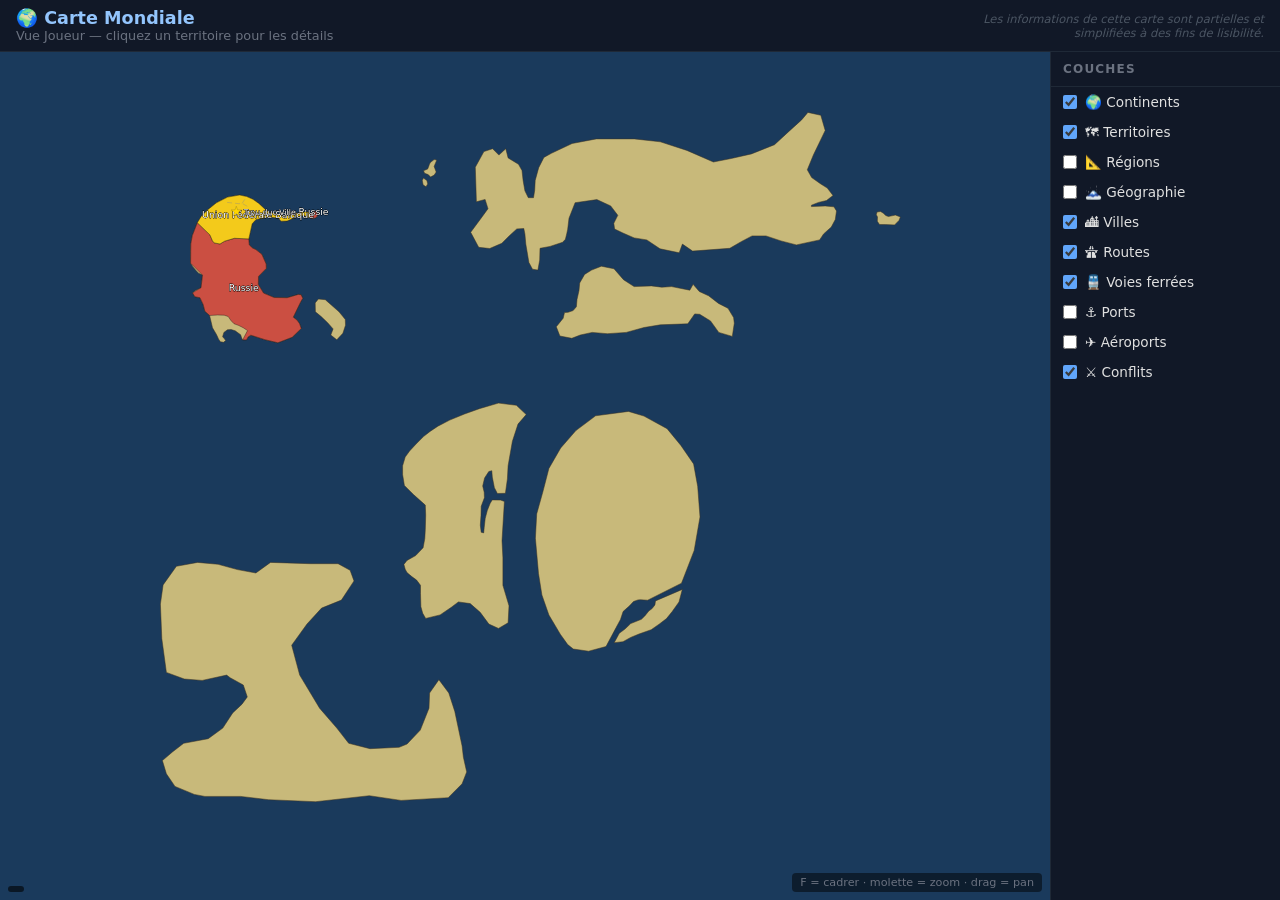
<file: index.html>
<!DOCTYPE html>
<html lang="fr">
<head><meta charset="UTF-8"><title>Carte Mondiale</title>
<link rel="stylesheet" href="style.css"></head>
<body>
<div id="header">
  <div><h1>🌍 Carte Mondiale</h1><div class="sub">Vue Joueur — cliquez un territoire pour les détails</div></div>
  <div style="font-size:.72rem;color:#4b5563;margin-left:auto;font-style:italic;max-width:340px;text-align:right">Les informations de cette carte sont partielles et simplifiées à des fins de lisibilité.</div>
</div>
<div id="main">
  <div id="map-container">
    <svg id="map-svg"></svg>
    <div id="coords"></div>
    <div id="zoom-hint">F = cadrer · molette = zoom · drag = pan</div>
  </div>
  <div id="sidebar">
    <div class="panel-title">Couches</div>
    <div id="layer-list"></div>
  </div>
</div>
<!-- country detail -->
<div id="detail">
  <div id="detail-header">
    <span id="detail-name"></span>
    <span class="cls" onclick="closeDetail()">✕</span>
  </div>
  <div id="detail-body"></div>
</div>
<!-- hover popup -->
<div id="popup">
  <span class="cls" onclick="closePopup()">✕</span>
  <h3></h3><div class="pb"></div>
</div>
<script src="map.js"></script>
<script>init(false);</script>
</body></html>
</file>
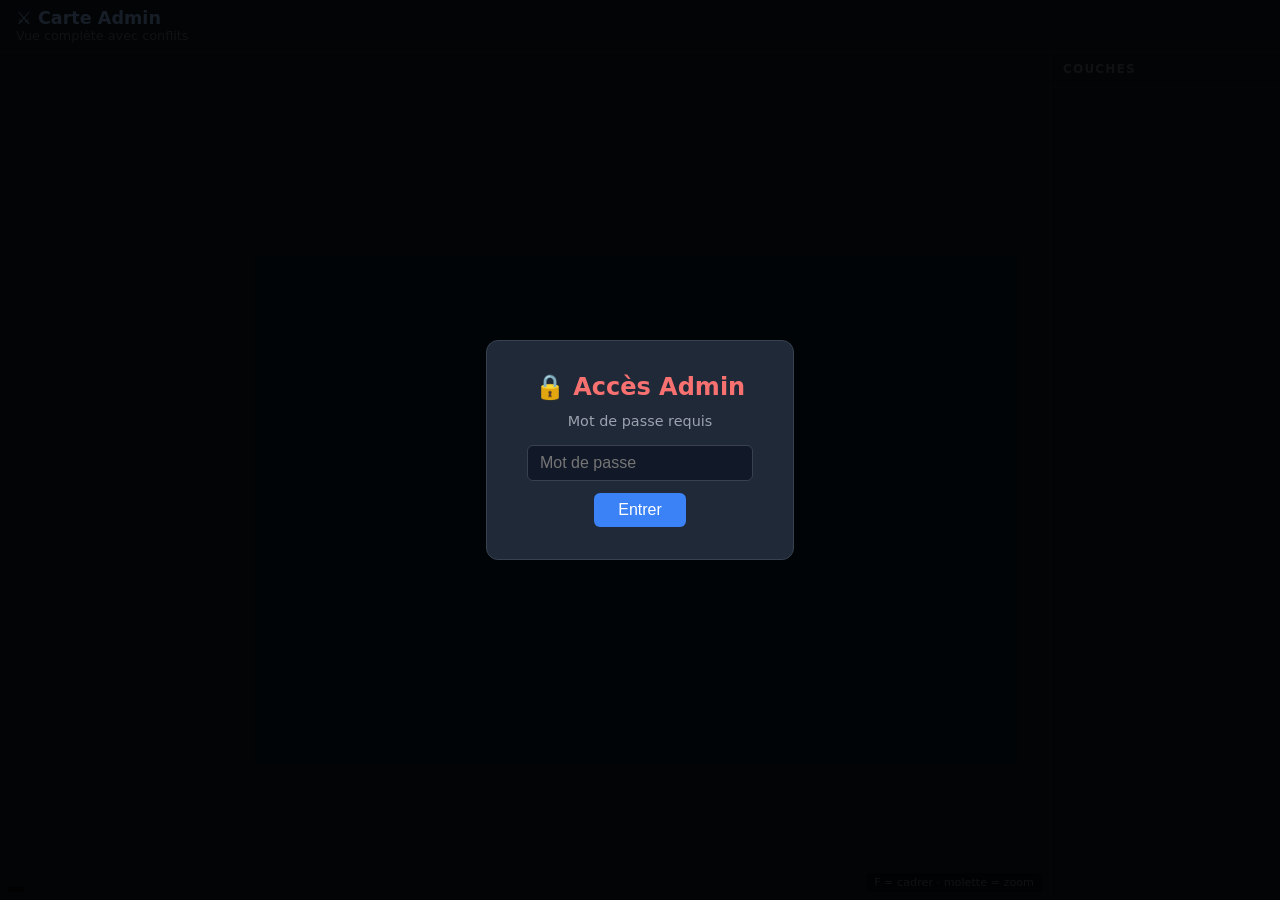
<file: admin.html>
<!DOCTYPE html>
<html lang="fr">
<head><meta charset="UTF-8"><title>Carte Admin</title>
<link rel="stylesheet" href="style.css"></head>
<body>
<div id="pw-overlay" class="visible">
  <div id="pw-box">
    <h2>🔒 Accès Admin</h2>
    <p style="color:#9ca3af;margin-bottom:16px;font-size:.9rem">Mot de passe requis</p>
    <input type="password" id="pw-input" placeholder="Mot de passe" onkeydown="if(event.key==='Enter')checkPw()">
    <br><button id="pw-submit" onclick="checkPw()">Entrer</button>
    <div id="pw-error">Mot de passe incorrect.</div>
  </div>
</div>
<div id="header">
  <div><h1>⚔ Carte Admin</h1><div class="sub">Vue complète avec conflits</div></div>
</div>
<div id="main">
  <div id="map-container">
    <svg id="map-svg"></svg>
    <div id="coords"></div>
    <div id="zoom-hint">F = cadrer · molette = zoom</div>
  </div>
  <div id="sidebar">
    <div class="panel-title">Couches</div>
    <div id="layer-list"></div>
  </div>
</div>
<div id="detail">
  <div id="detail-header">
    <span id="detail-name"></span>
    <span class="cls" onclick="closeDetail()">✕</span>
  </div>
  <div id="detail-body"></div>
</div>
<div id="popup">
  <span class="cls" onclick="closePopup()">✕</span>
  <h3></h3><div class="pb"></div>
</div>
<script src="map.js"></script>
<script>
const _PW="admin1234";
function checkPw(){
  if(document.getElementById('pw-input').value===_PW){
    document.getElementById('pw-overlay').classList.remove('visible');
    init(true);
  }else{
    document.getElementById('pw-error').style.display='block';
  }
}
</script>
</body></html>
</file>
<file: style.css>
*{box-sizing:border-box;margin:0;padding:0}
body{background:#0d1b2a;color:#e0e0e0;font-family:'Segoe UI',system-ui,sans-serif;
     overflow:hidden;height:100vh;display:flex;flex-direction:column}
#header{background:#111827;padding:8px 16px;display:flex;align-items:center;gap:16px;
        border-bottom:1px solid #1f2937;z-index:10;flex-shrink:0}
#header h1{font-size:1.1rem;font-weight:600;color:#93c5fd}
#header .sub{font-size:0.8rem;color:#6b7280}
#main{display:flex;flex:1;overflow:hidden}
#map-container{flex:1;position:relative;overflow:hidden;cursor:grab}
#map-container:active{cursor:grabbing}
#map-svg{position:absolute;top:0;left:0;width:100%;height:100%}

/* map elements */
.continent{stroke:#3a3020;stroke-width:0.5}
.territory{stroke:#1a1a1a;stroke-width:0.4;cursor:pointer;transition:filter .12s}
.territory:hover{filter:brightness(1.2)}
.territory.active{stroke:#ffd700;stroke-width:1.5}
.region{fill-opacity:.5;stroke:#555;stroke-width:.2;stroke-dasharray:3 2}
.geo-zone{fill-opacity:.3;stroke:rgba(100,200,100,.4);stroke-width:.2;stroke-dasharray:3 3}
.road{fill:none;stroke:#c8960a;stroke-width:.5}
.railway{fill:none;stroke:#888;stroke-width:.4;stroke-dasharray:5 3}
.city-dot{fill:#fff;stroke:#333;stroke-width:.2;cursor:pointer}
.capital{fill:#ffd700;stroke:#333;stroke-width:.2;cursor:pointer}
.city-lbl{fill:#fff;font-weight:500;paint-order:stroke;stroke:#000;
          stroke-width:.8px;stroke-linejoin:round;pointer-events:none}
.infra-lbl{fill:#ddd;paint-order:stroke;stroke:#000;stroke-width:.5px;pointer-events:none}
.port-icon{fill:#0077cc;stroke:#fff;stroke-width:.2;cursor:pointer}
.ap-line{stroke:#ccc;stroke-width:1.5}
.occ-zone{fill:rgba(200,50,50,.3);stroke:#cc0000;stroke-width:.4;stroke-dasharray:3 2}
.frontline{fill:none;stroke:#ff2200;stroke-width:.7;stroke-dasharray:6 3}
.battle-plan{fill:none;stroke:rgba(0,100,255,.6);stroke-width:.4;stroke-dasharray:4 2}
.unit-rect{fill:rgba(200,0,0,.85);stroke:#ff4444;stroke-width:.3;cursor:pointer}
.unit-lbl{fill:#fff;pointer-events:none}

/* sidebar */
#sidebar{width:230px;background:#111827;border-left:1px solid #1f2937;
         display:flex;flex-direction:column;overflow-y:auto;flex-shrink:0}
.panel-title{padding:10px 12px;font-size:.75rem;font-weight:700;text-transform:uppercase;
             letter-spacing:.1em;color:#6b7280;border-bottom:1px solid #1f2937}
.layer-item{display:flex;align-items:center;gap:8px;padding:7px 12px;
            font-size:.85rem;cursor:pointer;transition:background .15s}
.layer-item:hover{background:#1f2937}
.layer-item input{accent-color:#60a5fa;width:14px;height:14px}

/* country detail panel */
#detail{position:fixed;right:230px;top:48px;width:240px;background:#1f2937;
        border:1px solid #374151;border-radius:8px;padding:0;overflow:hidden;
        box-shadow:0 8px 32px rgba(0,0,0,.6);z-index:50;display:none;
        transition:opacity .2s}
#detail.open{display:block}
#detail-header{padding:12px 16px;font-size:1rem;font-weight:700;color:#93c5fd;
               display:flex;justify-content:space-between;align-items:center}
#detail-header .cls{cursor:pointer;color:#6b7280;font-size:1rem}
#detail-header .cls:hover{color:#e5e7eb}
#detail-body{padding:8px 16px 14px;font-size:.83rem;line-height:1.7;color:#9ca3af;
             max-height:400px;overflow-y:auto}
#detail-body .tag{display:inline-block;background:#374151;color:#d1d5db;
                  border-radius:4px;padding:1px 6px;margin:2px 3px 2px 0;font-size:.78rem}

/* popup */
#popup{display:none;position:fixed;background:#1f2937;border:1px solid #374151;
       border-radius:8px;padding:12px 16px;max-width:260px;min-width:160px;
       box-shadow:0 8px 32px rgba(0,0,0,.6);z-index:100}
#popup.visible{display:block}
#popup h3{font-size:.95rem;color:#93c5fd;margin-bottom:5px}
#popup .pb{font-size:.82rem;line-height:1.6;color:#9ca3af}
#popup .cls{position:absolute;top:6px;right:10px;cursor:pointer;color:#6b7280}
#popup .cls:hover{color:#e5e7eb}

/* auth */
#pw-overlay{display:none;position:fixed;inset:0;background:rgba(0,0,0,.85);
            z-index:200;align-items:center;justify-content:center}
#pw-overlay.visible{display:flex}
#pw-box{background:#1f2937;border:1px solid #374151;border-radius:12px;
        padding:32px 40px;text-align:center;min-width:300px}
#pw-box h2{color:#f87171;margin-bottom:12px}
#pw-input{width:100%;background:#111827;border:1px solid #374151;border-radius:6px;
          color:#e5e7eb;padding:8px 12px;font-size:1rem;margin-bottom:12px;outline:none}
#pw-input:focus{border-color:#60a5fa}
#pw-submit{background:#3b82f6;color:#fff;border:none;border-radius:6px;
           padding:8px 24px;cursor:pointer;font-size:1rem}
#pw-submit:hover{background:#2563eb}
#pw-error{color:#f87171;font-size:.85rem;margin-top:8px;display:none}

#coords{position:absolute;bottom:8px;left:8px;background:rgba(0,0,0,.6);
        color:#9ca3af;font-size:.75rem;padding:3px 8px;border-radius:4px;pointer-events:none}
#zoom-hint{position:absolute;bottom:8px;right:8px;background:rgba(0,0,0,.5);
           color:#6b7280;font-size:.7rem;padding:3px 8px;border-radius:4px;pointer-events:none}
</file>
